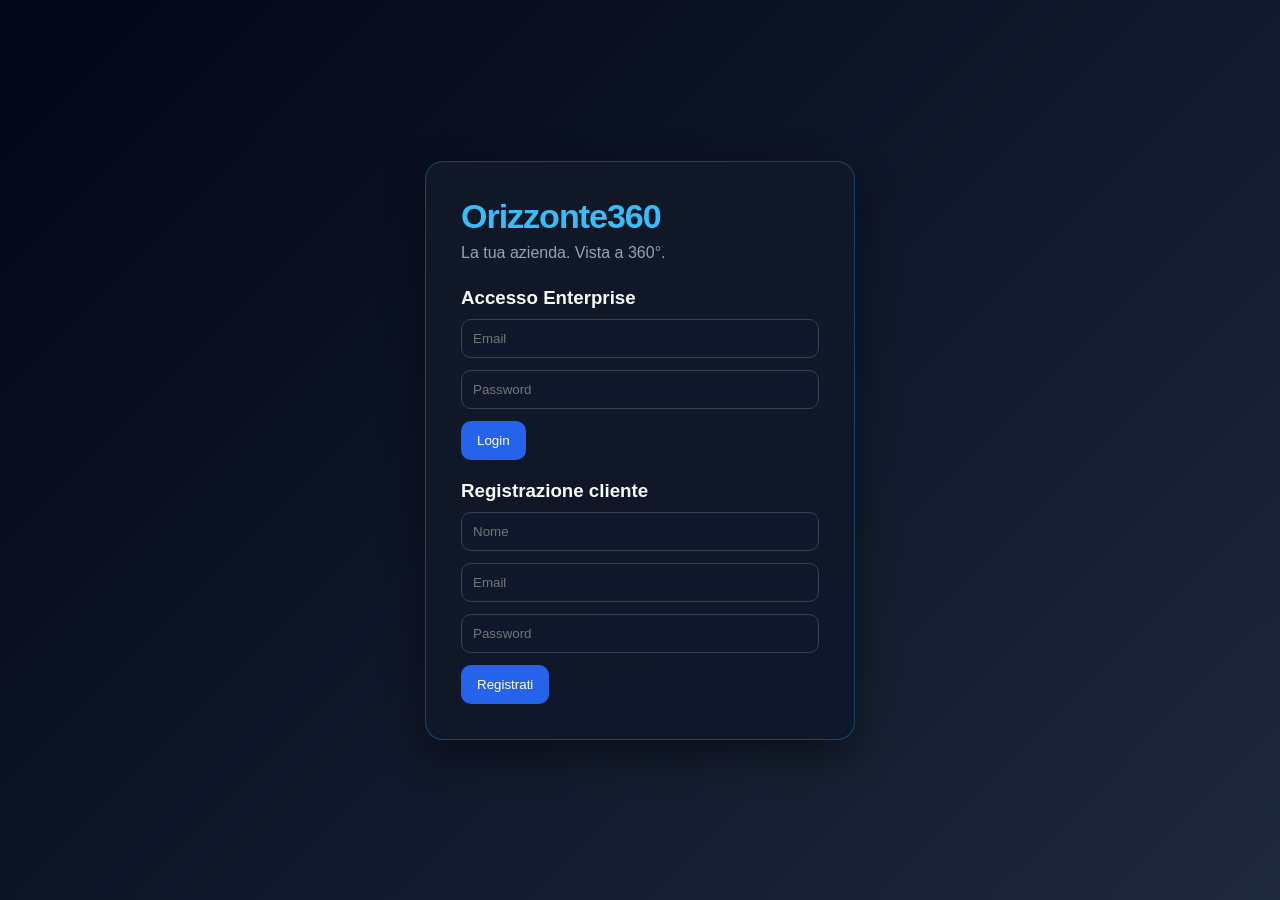
<file: frontend/index.html>
<!DOCTYPE html>
<html lang="it">
<head>
  <meta charset="UTF-8">
  <title>Orizzonte360 — Piattaforma Enterprise</title>
  <link rel="stylesheet" href="css/style.css">
</head>

<body>

<div id="loginPage" class="login-page">
  <div class="login-card">
    <h1 data-brand-name>Orizzonte360</h1>
    <p>La tua azienda. Vista a 360°.</p>

    <h3>Accesso Enterprise</h3>
    <input id="loginEmail" placeholder="Email">
    <input id="loginPassword" type="password" placeholder="Password">
    <button onclick="loginUser()">Login</button>

    <h3>Registrazione cliente</h3>
    <input id="registerName" placeholder="Nome">
    <input id="registerEmail" placeholder="Email">
    <input id="registerPassword" type="password" placeholder="Password">
    <button onclick="registerUser()">Registrati</button>

    <div id="authResult"></div>
  </div>
</div>

<div id="app" class="app hidden">

  <aside class="sidebar">
    <div class="logo">
      <img id="dynamicBrandLogo" hidden alt="Logo brand" style="max-width:180px;max-height:54px"><h2 data-brand-name>ORIZZONTE360</h2>
      <span>Piattaforma Enterprise</span>
    </div>

<button class="nav-btn active" onclick="showPage('dashboard', this)">🏠 Panoramica</button>
<button class="nav-btn" onclick="showPage('finance', this)">💰 Finanza</button>
<button class="nav-btn" onclick="showPage('customer', this)">👥 Clienti</button>
<button class="nav-btn" onclick="showPage('compliance', this)">📄 Compliance</button>
<button class="nav-btn" onclick="showPage('cyber', this)">🛡 Cyber Security</button>
<button class="nav-btn" onclick="showPage('assistant', this)">🤖 Assistente AI</button>
<button class="nav-btn" onclick="showPage('reports', this)">📊 Report</button>
<button class="nav-btn" onclick="showPage('billing', this)">💳 Abbonamenti</button>
<button class="nav-btn" onclick="showPage('release', this)">🚀 Aggiornamenti</button>
<button class="nav-btn" onclick="showPage('import', this)">📂 Importazione Dati</button>
<button class="nav-btn" onclick="showPage('settings', this)">⚙️ Impostazioni</button>
<button class="nav-btn" onclick="showPage('marketplace', this)">🧩 Marketplace</button>
<button class="nav-btn" onclick="renderWhiteLabel(); document.querySelectorAll('.nav-btn').forEach(x=>x.classList.remove('active')); this.classList.add('active')">🎨 White Label</button>

    <button class="logout-btn" onclick="logoutUser()">Esci</button>
  </aside>

  <main class="main">
    <header class="topbar">
      <div>
        <h1 id="pageTitle">Panoramica</h1>
        <p id="userInfo"></p>
      </div>

      <div class="top-actions">
      <div id="tenantSelectorBox"></div>
  <input id="globalCompanyId" placeholder="ID azienda" value="1">

  <button class="notification-btn" onclick="toggleNotifications()">
    🔔 <span id="notificationCount">0</span>
  </button>

  <div id="notificationPanel" class="notification-panel hidden">
    <h3>Centro Notifiche</h3>
    <div id="notificationBox"></div>
  </div>
</div>
    </header>

    <section id="pageContent"></section>
  </main>

</div>

<script src="js/api.js"></script>
<script src="js/ui.js"></script>
<script src="js/auth.js"></script>
<script src="js/dashboard.js"></script>
<script src="js/finance.js"></script>
<script src="js/customer.js"></script>
<script src="js/compliance.js"></script>
<script src="js/cyber.js"></script>
<script src="js/assistant.js"></script>
<script src="js/notifications.js"></script>
<script src="js/digital_twin.js"></script>
<script src="js/reports.js"></script>
<script src="js/billing.js"></script>
<script src="js/release.js"></script>
<script src="js/import.js"></script>
<script src="js/tenant.js"></script>
<script src="js/settings.js"></script>
<script src="js/white-label.js"></script>
<script src="js/marketplace.js"></script>

</body>
</html>
</file>
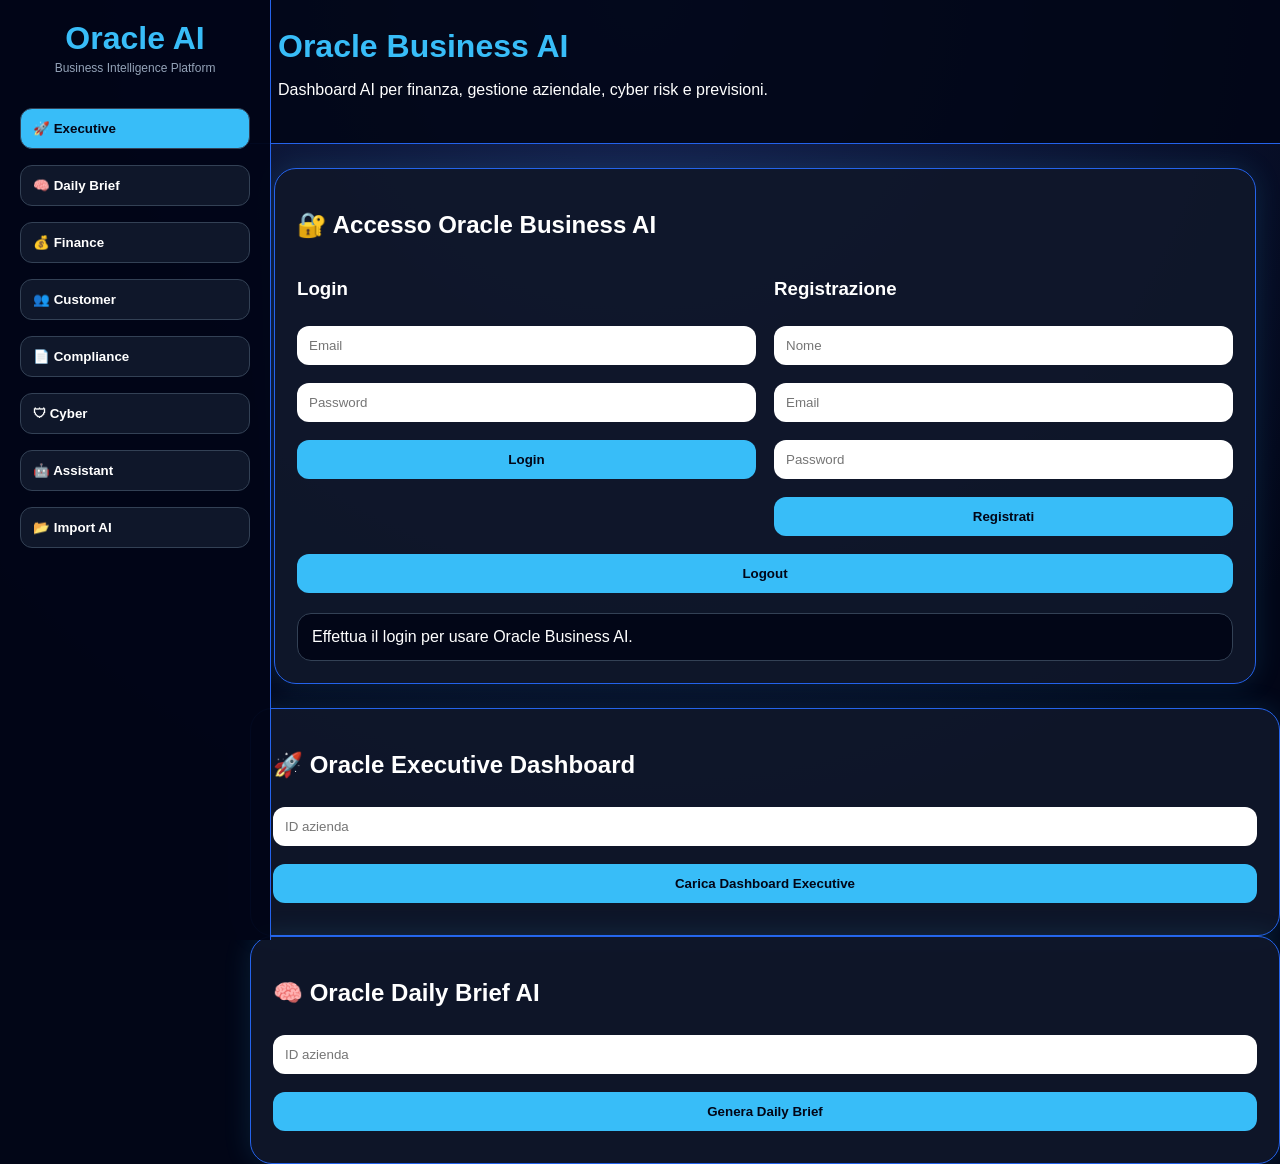
<file: frontend_old/index.html>
<!DOCTYPE html>
<html lang="it">
<head>
  <meta charset="UTF-8">
  <title>Oracle Business AI</title>
  <style>
    body {
      margin: 0;
      background: radial-gradient(circle at top, #172554, #020617 65%);
      color: white;
      font-family: Arial, sans-serif;
    }

    body {
      padding-left: 250px;
    }

    header {
      padding: 28px;
      background: rgba(2, 6, 23, 0.9);
      border-bottom: 1px solid #2563eb;
    }

    h1 {
      margin: 0;
      color: #38bdf8;
    }

    main {
      padding: 24px;
      display: grid;
      grid-template-columns: 1fr 1fr;
      gap: 18px;
    }

    .card {
      background: rgba(15, 23, 42, 0.94);
      border: 1px solid #2563eb;
      border-radius: 22px;
      padding: 22px;
      box-shadow: 0 0 28px rgba(56, 189, 248, 0.14);
    }

    .full {
      grid-column: 1 / 3;
    }

    input, select, textarea, button {
      width: 100%;
      padding: 12px;
      margin-top: 8px;
      margin-bottom: 10px;
      border-radius: 12px;
      border: none;
      box-sizing: border-box;
    }

    button {
      background: #38bdf8;
      color: #020617;
      font-weight: bold;
      cursor: pointer;
    }

    .result {
      background: #020617;
      border: 1px solid #334155;
      padding: 14px;
      border-radius: 14px;
      margin-top: 10px;
    }

    .FORTE, .BUONO, .OTTIMO, .ECCELLENTE {
      color: #22c55e;
      font-weight: bold;
    }

    .STABILE {
      color: #38bdf8;
      font-weight: bold;
    }

    .FRAGILE, .ATTENZIONE {
      color: #facc15;
      font-weight: bold;
    }

    .CRITICO {
      color: #ef4444;
      font-weight: bold;
    }

    .badge {
  display: inline-block;
  padding: 6px 12px;
  border-radius: 999px;
  font-weight: bold;
  font-size: 13px;
  margin: 4px 4px 4px 0;
}

.badge-green {
  background: rgba(34, 197, 94, 0.18);
  color: #22c55e;
  border: 1px solid #22c55e;
}

.badge-blue {
  background: rgba(56, 189, 248, 0.18);
  color: #38bdf8;
  border: 1px solid #38bdf8;
}

.badge-yellow {
  background: rgba(250, 204, 21, 0.18);
  color: #facc15;
  border: 1px solid #facc15;
}

.badge-red {
  background: rgba(239, 68, 68, 0.18);
  color: #ef4444;
  border: 1px solid #ef4444;
}

.progress-wrap {
  background: #020617;
  border: 1px solid #334155;
  border-radius: 999px;
  height: 16px;
  overflow: hidden;
  margin: 8px 0 14px 0;
}

.progress-bar {
  height: 100%;
  width: 0%;
  border-radius: 999px;
  background: linear-gradient(90deg, #38bdf8, #22c55e);
  animation: fillBar 1.2s ease-out forwards;
}

@keyframes fillBar {
  from { width: 0%; }
  to { width: var(--target-width); }
}

.timeline-item {
  border-left: 3px solid #38bdf8;
  padding-left: 14px;
  margin-bottom: 16px;
}

.small-muted {
  color: #94a3b8;
  font-size: 13px;
}

.chart-box {
  display: flex;
  align-items: flex-end;
  gap: 10px;
  height: 220px;
  background: #020617;
  border: 1px solid #334155;
  border-radius: 18px;
  padding: 16px;
  overflow-x: auto;
}

.chart-col {
  min-width: 48px;
  text-align: center;
}

.chart-bar {
  width: 100%;
  height: 0%;
  border-radius: 12px 12px 0 0;
  background: linear-gradient(180deg, #38bdf8, #22c55e);
  animation: growChart 1.2s ease-out forwards;
}

@keyframes growChart {
  from { height: 0%; }
  to { height: var(--bar-height); }
}

.chart-label {
  font-size: 11px;
  color: #94a3b8;
  margin-top: 8px;
}

.chart-value {
  font-size: 12px;
  margin-bottom: 6px;
}

.chart-grid {
  display: grid;
  grid-template-columns: 1fr 1fr;
  gap: 18px;
}

.chart-card {
  background: #020617;
  border: 1px solid #334155;
  border-radius: 18px;
  padding: 16px;
}

.chart-title {
  color: #38bdf8;
  margin-bottom: 12px;
}

.mini-bars {
  display: flex;
  align-items: flex-end;
  gap: 8px;
  height: 180px;
  overflow-x: auto;
}

.mini-bar-col {
  min-width: 42px;
  text-align: center;
}

.mini-bar {
  width: 100%;
  height: 0%;
  border-radius: 10px 10px 0 0;
  background: linear-gradient(180deg, #38bdf8, #22c55e);
  animation: growChart 1.2s ease-out forwards;
}

.line-chart {
  width: 100%;
  height: 220px;
}

.line-path {
  fill: none;
  stroke: #38bdf8;
  stroke-width: 4;
  stroke-linecap: round;
  stroke-linejoin: round;
  stroke-dasharray: 1000;
  stroke-dashoffset: 1000;
  animation: drawLine 1.6s ease-out forwards;
}

@keyframes drawLine {
  to { stroke-dashoffset: 0; }
}

.cyber-card{
  background:#020617;
  border:1px solid #334155;
  border-radius:18px;
  padding:18px;
  margin-top:16px;
}

.cyber-score{
  font-size:42px;
  font-weight:bold;
  color:#38bdf8;
}

.cyber-grid{
  display:grid;
  grid-template-columns:repeat(auto-fit,minmax(280px,1fr));
  gap:16px;
}

.cyber-metric{
  background:#0f172a;
  border-radius:12px;
  padding:14px;
}

.cyber-title{
  color:#94a3b8;
  font-size:13px;
}

.cyber-value{
  font-size:26px;
  font-weight:bold;
  margin-top:6px;
}

.user-badge {
  display: inline-block;
  padding: 8px 14px;
  border-radius: 999px;
  background: rgba(34, 197, 94, 0.16);
  border: 1px solid #22c55e;
  color: #22c55e;
  font-weight: bold;
  margin-top: 12px;
}

.hidden {
  display: none;
}

.app-layout {
  display: grid;
  grid-template-columns: 260px 1fr;
  gap: 0;
}

.sidebar {
  position: sticky;
  top: 0;
  height: 100vh;
  background: rgba(2, 6, 23, 0.96);
  border-right: 1px solid #2563eb;
  padding: 20px;
  overflow-y: auto;
}

.sidebar h2 {
  color: #38bdf8;
}

.tab-btn {
  width: 100%;
  text-align: left;
  margin-bottom: 8px;
  background: #0f172a;
  color: white;
  border: 1px solid #334155;
}

.tab-btn.active {
  background: #38bdf8;
  color: #020617;
}

.tab-section {
  display: none;
}

.tab-section.active {
  display: block;
}

.main-content {
  margin-left: 260px;
  padding: 20px;
}

.tab-pane {
  display: none;
}

.tab-pane.active {
  display: block;
}

.sidebar-logo {
  text-align: center;
  margin-bottom: 25px;
}

.sidebar-logo h1 {
  color: #38bdf8;
  margin: 0;
}

.sidebar-logo p {
  color: #94a3b8;
  margin-top: 4px;
  font-size: 12px;
}

  </style>
</head>

<body>

<header>
  <h1>Oracle Business AI</h1>
  <p>Dashboard AI per finanza, gestione aziendale, cyber risk e previsioni.</p>
</header>

<div class="sidebar" style="position:fixed; left:0; top:0; width:230px; z-index:999;">

  <div class="sidebar-logo">
    <h1>Oracle AI</h1>
    <p>Business Intelligence Platform</p>
  </div>

  <button class="tab-btn active"
          data-tab="tab-executive"
          onclick="showTab('tab-executive')">
    🚀 Executive
  </button>

  <button class="tab-btn"
          data-tab="tab-daily"
          onclick="showTab('tab-daily')">
    🧠 Daily Brief
  </button>

  <button class="tab-btn"
          data-tab="tab-finance"
          onclick="showTab('tab-finance')">
    💰 Finance
  </button>

  <button class="tab-btn"
          data-tab="tab-customer"
          onclick="showTab('tab-customer')">
    👥 Customer
  </button>

  <button class="tab-btn"
          data-tab="tab-compliance"
          onclick="showTab('tab-compliance')">
    📄 Compliance
  </button>

  <button class="tab-btn"
          data-tab="tab-cyber"
          onclick="showTab('tab-cyber')">
    🛡 Cyber
  </button>

  <button class="tab-btn"
          data-tab="tab-assistant"
          onclick="showTab('tab-assistant')">
    🤖 Assistant
  </button>

  <button class="tab-btn"
          data-tab="tab-import"
          onclick="showTab('tab-import')">
    📂 Import AI
  </button>

</div>

<section class="card full" style="margin:24px;">
  <h2>🔐 Accesso Oracle Business AI</h2>

  <div class="chart-grid">
    <div>
      <h3>Login</h3>
      <input id="loginEmail" placeholder="Email">
      <input id="loginPassword" type="password" placeholder="Password">
      <button onclick="loginUser()">Login</button>
    </div>

    <div>
      <h3>Registrazione</h3>
      <input id="registerName" placeholder="Nome">
      <input id="registerEmail" placeholder="Email">
      <input id="registerPassword" type="password" placeholder="Password">
      <button onclick="registerUser()">Registrati</button>
    </div>
  </div>

  <button onclick="logoutUser()">Logout</button>

  <div id="authResult"></div>
  <div id="currentUserBox"></div>
</section>

<section class="card full">
  <h2>🚀 Oracle Executive Dashboard</h2>

  <input id="executiveCompanyId" placeholder="ID azienda">

  <button onclick="loadExecutiveDashboard()">
    Carica Dashboard Executive
  </button>

  <div id="executiveResult"></div>
</section>

<section class="card full">
  <h2>🧠 Oracle Daily Brief AI</h2>

  <input id="dailyBriefCompanyId" placeholder="ID azienda">

  <button onclick="loadDailyBrief()">
    Genera Daily Brief
  </button>

  <div id="dailyBriefResult"></div>
</section>

<main id="appMain" class="hidden">

  <section class="card">
    <h2>1. Crea azienda</h2>
    <input id="companyName" placeholder="Nome azienda">
    <input id="sector" placeholder="Settore">
    <input id="country" placeholder="Paese">
    <input id="domain" placeholder="Dominio opzionale">
    <button onclick="createCompany()">Crea azienda</button>
    <div id="companyResult"></div>
  </section>

  <section class="card">
    <h2>2. Registra entrata</h2>
    <input id="companyIdRevenue" placeholder="ID azienda">
    <input id="amount" type="number" placeholder="Importo">
    <select id="paymentMethod">
      <option value="contanti">Contanti</option>
      <option value="pos">POS</option>
      <option value="bonifico">Bonifico</option>
      <option value="digitale">Digitale</option>
    </select>
    <input id="category" placeholder="Categoria">
    <textarea id="note" placeholder="Nota"></textarea>
    <button onclick="addRevenue()">Aggiungi entrata</button>
    <div id="revenueResult"></div>
  </section>

  <section class="card">
    <h2>3. Aziende</h2>
    <button onclick="loadCompanies()">Carica aziende</button>
    <div id="companies"></div>
  </section>

  <section class="card">
    <h2>4. Finance Oracle AI</h2>
    <input id="companyIdFinance" placeholder="ID azienda">
    <button onclick="loadFinanceSummary()">Riepilogo entrate</button>
    <button onclick="analyzeFinance()">Analisi AI Finance</button>
    <div id="financeResult"></div>
  </section>

  <section class="card full">
    <h2>5. Oracle Score Centrale</h2>
    <input id="companyIdOracle" placeholder="ID azienda">
    <button onclick="loadOracleScore()">Calcola Oracle Score</button>
    <div id="oracleResult"></div>
  </section>

  <section class="card full">
    <h2>6. Insights AI salvati</h2>
    <input id="companyIdInsights" placeholder="ID azienda">
    <button onclick="loadInsights()">Carica Insights</button>
    <div id="insights"></div>
  </section>

  <section class="card full">
    <h2>7. Business Health AI</h2>
    <input id="companyIdHealth" placeholder="ID azienda">
    <button onclick="analyzeBusinessHealth()">Analizza stato aziendale</button>
    <button onclick="loadBusinessHealth()">Carica report salvati</button>
    <div id="businessHealthResult"></div>
  </section>

  <section class="card full">
    <h2>8. Customer Oracle AI</h2>

    <h3>Crea cliente</h3>
    <input id="customerCompanyId" placeholder="ID azienda">
    <input id="customerName" placeholder="Nome cliente">
    <input id="customerEmail" placeholder="Email">
    <input id="customerPhone" placeholder="Telefono">
    <input id="customerType" placeholder="Tipo cliente: privato, business, premium">
    <textarea id="customerNotes" placeholder="Note cliente"></textarea>
    <button onclick="createCustomer()">Crea cliente</button>

    <h3>Lista clienti</h3>
    <input id="customersListCompanyId" placeholder="ID azienda">
    <button onclick="loadCustomers()">Carica clienti</button>

    <h3>Customer AI</h3>
    <input id="customerAiCompanyId" placeholder="ID azienda">
    <button onclick="analyzeCustomerAi()">Analizza clienti con AI</button>
    <button onclick="loadCustomerInsights()">Carica Customer Insights</button>

    <div id="customerResult"></div>
  </section>

<section class="card full">
  <h2>9. Compliance Oracle AI</h2>

  <h3>Aggiungi elemento Compliance</h3>
  <input id="complianceCompanyId" placeholder="ID azienda">
  <input id="complianceTitle" placeholder="Titolo">
  <input id="complianceType" placeholder="Tipo: GDPR, sicurezza, licenza, assicurazione">
  <select id="complianceStatus">
    <option value="completato">Completato</option>
    <option value="pendente">Pendente</option>
  </select>
  <input id="complianceDueDate" placeholder="Scadenza YYYY-MM-DD">
  <textarea id="complianceNotes" placeholder="Note"></textarea>
  <button onclick="createComplianceItem()">Aggiungi Compliance</button>

  <h3>Analisi Compliance</h3>
  <input id="complianceAiCompanyId" placeholder="ID azienda">
  <button onclick="analyzeComplianceAi()">Analizza Compliance</button>
  <button onclick="loadComplianceInsights()">Carica Compliance Insights</button>

  <div id="complianceResult"></div>
</section>

<section class="card full">
  <h2>10. Oracle Assistant AI</h2>

  <input id="assistantCompanyId" placeholder="ID azienda">
  <textarea id="assistantQuestion" placeholder="Fai una domanda: es. Come sta andando la mia azienda? Qual è il rischio principale? Quanto ho incassato?"></textarea>

  <button onclick="askOracleAssistant()">Chiedi a Oracle Assistant</button>

  <div id="assistantResult"></div>
</section>

<section class="card full">
  <h2>11. 🧠 Oracle Memory AI</h2>

  <input id="memoryCompanyId" placeholder="ID azienda">
  <button onclick="loadOracleMemory()">Carica memoria AI</button>

  <div id="memoryResult"></div>
</section>

<section class="card full">
  <h2>12. 📈 Oracle Timeline AI</h2>

  <input id="timelineCompanyId" placeholder="ID azienda">
  <button onclick="loadOracleTimeline()">Carica grafico storico</button>

  <div id="timelineResult"></div>
</section>

<section class="card full">
  <h2>13. 📊 Oracle Advanced Charts</h2>

  <input id="advancedChartsCompanyId" placeholder="ID azienda">
  <button onclick="loadAdvancedCharts()">Carica grafici avanzati</button>

  <div id="advancedChartsResult"></div>
</section>

<section class="card full">

<h2>14. 🛡 Cyber Oracle AI</h2>

<input
  id="cyberCompanyId"
  placeholder="ID azienda"
/>

<button onclick="runCyberAI()">
  Esegui Cyber Oracle AI
</button>

<div id="cyberResult"></div>

</section>

<section class="card full">
  <h2>15. 📈 Cyber Timeline AI</h2>

  <input id="cyberTimelineCompanyId" placeholder="ID azienda">

  <button onclick="loadCyberTimeline()">
    Carica Cyber Timeline
  </button>

  <div id="cyberTimelineResult"></div>
</section>

<section class="card full">
  <h2>16. 🧩 Cyber Data Manager</h2>

  <div class="cyber-grid">

    <div class="cyber-card">
      <h3>🌐 Aggiungi Asset Cyber</h3>
      <input id="assetCompanyId" placeholder="ID azienda">
      <input id="assetType" placeholder="Tipo: domain, subdomain, ip, cloud">
      <input id="assetValue" placeholder="Valore: azienda.it, api.azienda.it">
      <input id="assetProvider" placeholder="Provider: Cloudflare, AWS, Azure, unknown">
      <textarea id="assetTech" placeholder="Technology stack: WordPress, Nginx, Cloudflare"></textarea>
      <textarea id="assetNotes" placeholder="Note"></textarea>
      <button onclick="createCyberAsset()">Aggiungi Asset</button>
    </div>

    <div class="cyber-card">
      <h3>⚠️ Aggiungi Finding</h3>
      <input id="findingCompanyId" placeholder="ID azienda">
      <input id="findingAssetId" placeholder="ID asset">
      <input id="findingTitle" placeholder="Titolo finding">
      <input id="findingCategory" placeholder="Categoria: ssl, dns, headers, cve">
      <select id="findingSeverity">
        <option value="low">Low</option>
        <option value="medium">Medium</option>
        <option value="high">High</option>
        <option value="critical">Critical</option>
      </select>
      <textarea id="findingDescription" placeholder="Descrizione"></textarea>
      <textarea id="findingRecommendation" placeholder="Raccomandazione"></textarea>
      <button onclick="createCyberFinding()">Aggiungi Finding</button>
    </div>

    <div class="cyber-card">
      <h3>🚨 Aggiungi Threat</h3>
      <input id="threatCompanyId" placeholder="ID azienda">
      <input id="threatSource" placeholder="Fonte: NVD, CISA KEV, OSINT">
      <input id="threatType" placeholder="Tipo: cve, ransomware, phishing">
      <input id="threatTitle" placeholder="Titolo threat">
      <input id="threatCve" placeholder="CVE opzionale">
      <select id="threatSeverity">
        <option value="low">Low</option>
        <option value="medium">Medium</option>
        <option value="high">High</option>
        <option value="critical">Critical</option>
      </select>
      <input id="threatScore" type="number" placeholder="Score 0-100">
      <textarea id="threatDescription" placeholder="Descrizione"></textarea>
      <button onclick="createCyberThreat()">Aggiungi Threat</button>
    </div>

  </div>

  <hr>

  <h3>📋 Visualizza dati Cyber</h3>
  <input id="cyberDataCompanyId" placeholder="ID azienda">
  <button onclick="loadCyberData()">Carica Assets / Findings / Threats</button>

  <div id="cyberDataResult"></div>
</section>

<section class="card full">
  <h2>17. 📂 Oracle Import AI</h2>

  <input id="importCompanyId" placeholder="ID azienda">
  <input id="importFile" type="file" accept=".csv,.xlsx,.xls">

  <button onclick="uploadRevenueFile()">Importa Entrate CSV / Excel</button>
  <button onclick="loadImportHistory()">Carica storico import</button>

  <div id="importResult"></div>
</section>

</main>

<script>
const API = "http://127.0.0.1:8000";

function safe(value) {
  return value === null || value === undefined || value === "" ? "-" : value;
}

async function createCompany() {
  const params = new URLSearchParams({
    name: document.getElementById("companyName").value,
    sector: document.getElementById("sector").value,
    country: document.getElementById("country").value,
    domain: document.getElementById("domain").value
  });

  const res = await fetch(`${API}/api/companies?${params}`, { method: "POST" });
  const data = await res.json();

  document.getElementById("companyResult").innerHTML = `
    <div class="result">
      Azienda creata.<br>
      ID: <b>${data.id}</b><br>
      Nome: ${data.name}
    </div>
  `;
}

async function addRevenue() {
  const params = new URLSearchParams({
    company_id: document.getElementById("companyIdRevenue").value,
    amount: document.getElementById("amount").value,
    payment_method: document.getElementById("paymentMethod").value,
    category: document.getElementById("category").value,
    note: document.getElementById("note").value
  });

  const res = await fetch(`${API}/api/revenues?${params}`, { method: "POST" });
  const data = await res.json();

  document.getElementById("revenueResult").innerHTML = `
    <div class="result">
      Entrata registrata: <b>€${data.amount}</b><br>
      Metodo: ${data.payment_method}<br>
      Categoria: ${data.category}
    </div>
  `;
}

async function loadCompanies() {
  const res = await fetch(`${API}/api/companies`);
  const data = await res.json();

  document.getElementById("companies").innerHTML = data.map(c => `
    <div class="result">
      <b>ID ${c.id}</b> — ${c.name}<br>
      Settore: ${safe(c.sector)}<br>
      Paese: ${safe(c.country)}<br>
      Dominio: ${safe(c.domain)}
    </div>
  `).join("");
}

async function loadFinanceSummary() {
  const id = document.getElementById("companyIdFinance").value;
  const res = await fetch(`${API}/api/finance-summary/${id}`);
  const data = await res.json();

  document.getElementById("financeResult").innerHTML = `
    <div class="result">
      Totale: <b>€${data.total}</b><br>
      Contanti: €${data.cash}<br>
      POS: €${data.pos}<br>
      Bonifico: €${data.bank}<br>
      Digitale: €${data.digital}<br>
      Operazioni: ${data.count}
    </div>
  `;
}

async function analyzeFinance() {
  const id = document.getElementById("companyIdFinance").value;
  const res = await fetch(`${API}/api/ai/analyze-finance/${id}`, { method: "POST" });
  const data = await res.json();

  document.getElementById("financeResult").innerHTML = `
    <div class="result">
      <h3>${data.title}</h3>
      Score: <span class="${data.level}">${data.score}</span><br>
      Livello: <span class="${data.level}">${data.level}</span>
      <p>${data.message}</p>
    </div>
  `;
}

function badgeClass(level) {
  if (level === "ECCELLENTE" || level === "FORTE" || level === "OTTIMO" || level === "BUONO") return "badge-green";
  if (level === "STABILE") return "badge-blue";
  if (level === "FRAGILE" || level === "ATTENZIONE") return "badge-yellow";
  return "badge-red";
}

function progressBar(value) {
  const safeValue = Math.max(0, Math.min(100, Number(value || 0)));
  return `
    <div class="progress-wrap">
      <div class="progress-bar" style="--target-width:${safeValue}%"></div>
    </div>
  `;
}

async function loadOracleScore() {
  const id = document.getElementById("companyIdOracle").value;
  const token = localStorage.getItem("oracle_token");

  const res = await fetch(`${API}/api/oracle-score/${id}`, {
    headers: {
      Authorization: `Bearer ${token}`
    }
  });

  const data = await res.json();

  document.getElementById("oracleResult").innerHTML = `
    <div class="result">

      <h2>🏢 ${data.company_name}</h2>

      <span class="badge ${badgeClass(data.level)}">
        🏅 ${data.level}
      </span>

      <h1 style="color:#38bdf8;">
        Oracle Score ${data.oracle_score}/100
      </h1>

      ${progressBar(data.oracle_score)}

      <hr>

      <h3>Moduli Oracle</h3>

      <p>💰 Finance Oracle AI: <b>${data.finance_score}</b></p>
      ${progressBar(data.finance_score)}

      <p>📈 Business Health AI: <b>${data.business_health_score}</b></p>
      ${progressBar(data.business_health_score)}

      <p>🛡 Cyber Oracle AI: <b>${data.cyber_score}</b></p>
      ${progressBar(data.cyber_score)}

      <p>📄 Compliance Oracle AI: <b>${data.compliance_score}</b></p>
      ${progressBar(data.compliance_score)}

      <p>👥 Customer Oracle AI: <b>${data.customer_score}</b></p>
      ${progressBar(data.customer_score)}

      <hr>

      <h3>Dati Aziendali</h3>

      <span class="badge badge-blue">💶 Entrate €${data.total_revenue}</span>
      <span class="badge badge-blue">🧾 Operazioni ${data.total_operations}</span>
      <span class="badge badge-yellow">💵 Contanti €${data.cash}</span>
      <span class="badge badge-green">🏦 Tracciabili €${data.traced_payments}</span>

      <hr>

      <h3>✅ Punti Forti</h3>
      <ul>${data.strengths.map(x => `<li>${x}</li>`).join("") || "<li>Nessun punto forte ancora rilevato.</li>"}</ul>

      <h3>⚠️ Rischi</h3>
      <ul>${data.risks.map(x => `<li>${x}</li>`).join("") || "<li>Nessun rischio importante rilevato.</li>"}</ul>

      <h3>🤖 Suggerimenti AI</h3>
      <ul>${data.suggestions.map(x => `<li>${x}</li>`).join("") || "<li>Nessun suggerimento urgente.</li>"}</ul>

    </div>
  `;
}

async function loadInsights() {
  const id = document.getElementById("companyIdInsights").value;
  const res = await fetch(`${API}/api/insights/${id}`);
  const data = await res.json();

  document.getElementById("insights").innerHTML = data.map(i => `
    <div class="result">
      <b>${i.title}</b><br>
      Modulo: ${i.module}<br>
      Score: <span class="${i.level}">${i.score}</span><br>
      Livello: <span class="${i.level}">${i.level}</span>
      <p>${i.message}</p>
    </div>
  `).join("");
}

async function analyzeBusinessHealth() {
  const id = document.getElementById("companyIdHealth").value;
  const res = await fetch(`${API}/api/business-health/analyze/${id}`, { method: "POST" });
  const data = await res.json();

  document.getElementById("businessHealthResult").innerHTML = `
    <div class="result">
      <h3>Business Health AI</h3>
      Health Score: <span class="${data.level}">${data.health_score} / 100</span><br>
      Livello: <span class="${data.level}">${data.level}</span><br><br>

      Entrate totali: <b>€${data.revenue_total}</b><br>
      Operazioni: ${data.operations_count}<br><br>

      <b>Punto forte principale:</b>
      <p>${data.main_strength}</p>

      <b>Rischio principale:</b>
      <p>${data.main_risk}</p>

      <b>Raccomandazione AI:</b>
      <p>${data.recommendation}</p>
    </div>
  `;
}

async function loadBusinessHealth() {
  const id = document.getElementById("companyIdHealth").value;
  const res = await fetch(`${API}/api/business-health/${id}`);
  const data = await res.json();

  document.getElementById("businessHealthResult").innerHTML = data.map(r => `
    <div class="result">
      <h3>Report Business Health</h3>
      Health Score: <span class="${r.level}">${r.health_score} / 100</span><br>
      Livello: <span class="${r.level}">${r.level}</span><br>
      Entrate: €${r.revenue_total}<br>
      Operazioni: ${r.operations_count}<br>
      Creato il: ${r.created_at}<br><br>

      <b>Punto forte:</b>
      <p>${r.main_strength}</p>

      <b>Rischio:</b>
      <p>${r.main_risk}</p>

      <b>Raccomandazione:</b>
      <p>${r.recommendation}</p>
    </div>
  `).join("");
}
async function createCustomer() {
  const params = new URLSearchParams({
    company_id: document.getElementById("customerCompanyId").value,
    name: document.getElementById("customerName").value,
    email: document.getElementById("customerEmail").value,
    phone: document.getElementById("customerPhone").value,
    customer_type: document.getElementById("customerType").value,
    notes: document.getElementById("customerNotes").value
  });

  const res = await fetch(`${API}/api/customers?${params}`, { method: "POST" });
  const data = await res.json();

  document.getElementById("customerResult").innerHTML = `
    <div class="result">
      Cliente creato.<br>
      ID: <b>${data.id}</b><br>
      Nome: ${data.name}<br>
      Tipo: ${data.customer_type}
    </div>
  `;
}

async function loadCustomers() {
  const id = document.getElementById("customersListCompanyId").value;
  const res = await fetch(`${API}/api/customers/${id}`);
  const data = await res.json();

  document.getElementById("customerResult").innerHTML = data.map(c => `
    <div class="result">
      <b>ID ${c.id}</b> — ${c.name}<br>
      Email: ${safe(c.email)}<br>
      Telefono: ${safe(c.phone)}<br>
      Tipo: ${safe(c.customer_type)}<br>
      Note: ${safe(c.notes)}
    </div>
  `).join("");
}

async function analyzeCustomerAi() {
  const id = document.getElementById("customerAiCompanyId").value;
  const res = await fetch(`${API}/api/customer-ai/${id}`, { method: "POST" });
  const data = await res.json();

  document.getElementById("customerResult").innerHTML = `
    <div class="result">
      <h3>Customer Oracle AI</h3>
      Customer Score: <span class="${data.level}">${data.customer_score} / 100</span><br>
      Livello: <span class="${data.level}">${data.level}</span><br><br>

      Clienti registrati: ${data.customers_count}<br>
      Top cliente: <b>${safe(data.top_customer_name)}</b><br>
      Fatturato top cliente: €${data.top_customer_revenue}<br><br>

      <b>Analisi AI:</b>
      <p>${data.message}</p>

      <b>Raccomandazione:</b>
      <p>${data.recommendation}</p>
    </div>
  `;
}

async function loadCustomerInsights() {
  const id = document.getElementById("customerAiCompanyId").value;
  const res = await fetch(`${API}/api/customer-insights/${id}`);
  const data = await res.json();

  document.getElementById("customerResult").innerHTML = data.map(i => `
    <div class="result">
      <h3>Customer Insight</h3>
      Customer Score: <span class="${i.level}">${i.customer_score} / 100</span><br>
      Livello: <span class="${i.level}">${i.level}</span><br>
      Clienti: ${i.customers_count}<br>
      Top cliente: <b>${safe(i.top_customer_name)}</b><br>
      Fatturato top cliente: €${i.top_customer_revenue}<br>
      Creato il: ${i.created_at}<br><br>

      <b>Messaggio:</b>
      <p>${i.message}</p>

      <b>Raccomandazione:</b>
      <p>${i.recommendation}</p>
    </div>
  `).join("");
}

async function createComplianceItem() {
  const params = new URLSearchParams({
    company_id: document.getElementById("complianceCompanyId").value,
    title: document.getElementById("complianceTitle").value,
    item_type: document.getElementById("complianceType").value,
    status: document.getElementById("complianceStatus").value,
    due_date: document.getElementById("complianceDueDate").value,
    notes: document.getElementById("complianceNotes").value
  });

  const res = await fetch(`${API}/api/compliance-items?${params}`, { method: "POST" });
  const data = await res.json();

  document.getElementById("complianceResult").innerHTML = `
    <div class="result">
      Elemento Compliance creato.<br>
      ID: <b>${data.id}</b><br>
      Titolo: ${data.title}<br>
      Stato: ${data.status}<br>
      Scadenza: ${data.due_date}
    </div>
  `;
}

async function analyzeComplianceAi() {
  const id = document.getElementById("complianceAiCompanyId").value;
  const res = await fetch(`${API}/api/compliance-ai/${id}`, { method: "POST" });
  const data = await res.json();

  document.getElementById("complianceResult").innerHTML = `
    <div class="result">
      <h3>Compliance Oracle AI</h3>
      Compliance Score: <span class="${data.level}">${data.compliance_score} / 100</span><br>
      Livello: <span class="${data.level}">${data.level}</span><br><br>

      Elementi totali: ${data.total_items}<br>
      Completati: ${data.completed_items}<br>
      Pendenti: ${data.pending_items}<br>
      Scaduti: ${data.expired_items}<br><br>

      <b>Analisi AI:</b>
      <p>${data.message}</p>

      <b>Raccomandazione:</b>
      <p>${data.recommendation}</p>
    </div>
  `;
}

async function loadComplianceInsights() {
  const id = document.getElementById("complianceAiCompanyId").value;
  const res = await fetch(`${API}/api/compliance-insights/${id}`);
  const data = await res.json();

  document.getElementById("complianceResult").innerHTML = data.map(i => `
    <div class="result">
      <h3>Compliance Insight</h3>
      Compliance Score: <span class="${i.level}">${i.compliance_score} / 100</span><br>
      Livello: <span class="${i.level}">${i.level}</span><br>
      Elementi: ${i.total_items}<br>
      Completati: ${i.completed_items}<br>
      Pendenti: ${i.pending_items}<br>
      Scaduti: ${i.expired_items}<br>
      Creato il: ${i.created_at}<br><br>

      <b>Messaggio:</b>
      <p>${i.message}</p>

      <b>Raccomandazione:</b>
      <p>${i.recommendation}</p>
    </div>
  `).join("");
}

async function askOracleAssistant() {
  const id = document.getElementById("assistantCompanyId").value;
  const question = document.getElementById("assistantQuestion").value;

  const token = localStorage.getItem("oracle_token");

  const params = new URLSearchParams({
    question: question
  });

  const res = await fetch(`${API}/api/oracle-assistant/${id}?${params}`, {
    method: "POST",
    headers: {
      Authorization: `Bearer ${token}`
    }
  });

  const data = await res.json();

  if (data.error) {
    document.getElementById("assistantResult").innerHTML = `
      <div class="result">
        Errore: ${data.error}
      </div>
    `;
    return;
  }

  document.getElementById("assistantResult").innerHTML = `
    <div class="result">
      <h3>Oracle Assistant AI</h3>
      <b>Domanda:</b>
      <p>${data.question}</p>

      <b>Risposta:</b>
      <pre style="white-space: pre-wrap; font-family: Arial;">${data.answer}</pre>
    </div>
  `;
}

async function loadOracleMemory() {
  const id = document.getElementById("memoryCompanyId").value;
  const token = localStorage.getItem("oracle_token");

  const res = await fetch(`${API}/api/oracle-memory/${id}`, {
    headers: {
      Authorization: `Bearer ${token}`
    }
  });

  const data = await res.json();

  if (data.error) {
    document.getElementById("memoryResult").innerHTML = `
      <div class="result">Errore: ${data.error}</div>
    `;
    return;
  }

  if (!Array.isArray(data) || data.length === 0) {
    document.getElementById("memoryResult").innerHTML = `
      <div class="result">Nessuna memoria AI ancora salvata.</div>
    `;
    return;
  }

  document.getElementById("memoryResult").innerHTML = data.map(m => `
    <div class="result timeline-item">
      <span class="badge badge-blue">🧠 Memoria #${m.id}</span>
      <span class="badge ${m.oracle_score >= 65 ? "badge-green" : m.oracle_score >= 45 ? "badge-blue" : m.oracle_score >= 25 ? "badge-yellow" : "badge-red"}">
        Score ${m.oracle_score}
      </span>

      <p class="small-muted">🕒 ${m.created_at}</p>

      <b>Domanda:</b>
      <p>${m.question}</p>

      <b>Risposta salvata:</b>
      <pre style="white-space: pre-wrap; font-family: Arial;">${m.answer}</pre>
    </div>
  `).join("");
}

async function loadOracleTimeline() {
  const id = document.getElementById("timelineCompanyId").value;
  const token = localStorage.getItem("oracle_token");

  const res = await fetch(`${API}/api/oracle-timeline/${id}`, {
    headers: {
      Authorization: `Bearer ${token}`
    }
  });

  const data = await res.json();

  if (data.error) {
    document.getElementById("timelineResult").innerHTML = `
      <div class="result">Errore: ${data.error}</div>
    `;
    return;
  }

  if (!Array.isArray(data) || data.length === 0) {
    document.getElementById("timelineResult").innerHTML = `
      <div class="result">
        Nessuno storico disponibile. Calcola Oracle Score più volte per generare la timeline.
      </div>
    `;
    return;
  }

  document.getElementById("timelineResult").innerHTML = `
    <div class="result">
      <h3>📈 Oracle Score nel tempo</h3>

      <div class="chart-box">
        ${data.map((s, index) => `
          <div class="chart-col">
            <div class="chart-value">${s.oracle_score}</div>
            <div class="chart-bar" style="--bar-height:${Math.max(5, s.oracle_score)}%"></div>
            <div class="chart-label">#${index + 1}</div>
          </div>
        `).join("")}
      </div>

      <h3>Moduli ultimo snapshot</h3>

      ${(() => {
        const last = data[data.length - 1];

        return `
          <p>💰 Finance: <b>${last.finance_score}</b></p>
          ${progressBar(last.finance_score)}

          <p>📈 Business Health: <b>${last.business_health_score}</b></p>
          ${progressBar(last.business_health_score)}

          <p>👥 Customer: <b>${last.customer_score}</b></p>
          ${progressBar(last.customer_score)}

          <p>📄 Compliance: <b>${last.compliance_score}</b></p>
          ${progressBar(last.compliance_score)}

          <p>🛡 Cyber: <b>${last.cyber_score}</b></p>
          ${progressBar(last.cyber_score)}
        `;
      })()}
    </div>
  `;
}

function renderMiniBars(title, data, valueKey, labelKey = "label", suffix = "") {
  const max = Math.max(...data.map(x => Number(x[valueKey] || 0)), 1);

  return `
    <div class="chart-card">
      <div class="chart-title">${title}</div>
      <div class="mini-bars">
        ${data.map(x => {
          const value = Number(x[valueKey] || 0);
          const height = Math.max(5, (value / max) * 100);
          return `
            <div class="mini-bar-col">
              <div style="font-size:12px;">${value}${suffix}</div>
              <div class="mini-bar" style="--bar-height:${height}%"></div>
              <div class="chart-label">${x[labelKey]}</div>
            </div>
          `;
        }).join("")}
      </div>
    </div>
  `;
}

function renderLineChart(title, data, valueKey, labelKey = "label") {
  if (!data || data.length === 0) {
    return `<div class="chart-card"><div class="chart-title">${title}</div>Nessun dato.</div>`;
  }

  const width = 600;
  const height = 220;
  const padding = 26;

  const values = data.map(x => Number(x[valueKey] || 0));
  const max = Math.max(...values, 1);
  const min = Math.min(...values, 0);

  const points = data.map((x, i) => {
    const px = padding + (i * (width - padding * 2)) / Math.max(data.length - 1, 1);
    const py = height - padding - ((Number(x[valueKey] || 0) - min) / Math.max(max - min, 1)) * (height - padding * 2);
    return `${px},${py}`;
  }).join(" ");

  return `
    <div class="chart-card">
      <div class="chart-title">${title}</div>
      <svg class="line-chart" viewBox="0 0 ${width} ${height}">
        <polyline class="line-path" points="${points}" />
        ${data.map((x, i) => {
          const px = padding + (i * (width - padding * 2)) / Math.max(data.length - 1, 1);
          const py = height - padding - ((Number(x[valueKey] || 0) - min) / Math.max(max - min, 1)) * (height - padding * 2);
          return `<circle cx="${px}" cy="${py}" r="5" fill="#22c55e"></circle>`;
        }).join("")}
      </svg>
    </div>
  `;
}

function objectToChartData(obj) {
  return Object.entries(obj || {}).map(([label, value]) => ({
    label,
    value: Math.round(value * 100) / 100
  }));
}

async function loadAdvancedCharts() {
  const id = document.getElementById("advancedChartsCompanyId").value;
  const token = localStorage.getItem("oracle_token");

  const timelineRes = await fetch(`${API}/api/oracle-timeline/${id}`, {
    headers: { Authorization: `Bearer ${token}` }
  });

  const revenueRes = await fetch(`${API}/api/revenue-analytics/${id}`, {
    headers: { Authorization: `Bearer ${token}` }
  });

  const timeline = await timelineRes.json();
  const revenue = await revenueRes.json();

  if (timeline.error || revenue.error) {
    document.getElementById("advancedChartsResult").innerHTML = `
      <div class="result">
        Errore: ${timeline.error || revenue.error}
      </div>
    `;
    return;
  }

  const timelineData = Array.isArray(timeline)
    ? timeline.map((x, i) => ({
        label: `#${i + 1}`,
        oracle_score: x.oracle_score,
        finance_score: x.finance_score,
        customer_score: x.customer_score,
        compliance_score: x.compliance_score,
        business_health_score: x.business_health_score
      }))
    : [];

  const revenueTrend = revenue.trend || [];
  const paymentMix = objectToChartData(revenue.payment_mix);
  const categoryMix = objectToChartData(revenue.category_mix);

  document.getElementById("advancedChartsResult").innerHTML = `
    <div class="result">
      <h3>📊 Grafici AI avanzati</h3>

      <div class="chart-grid">
        ${renderLineChart("📈 Oracle Score nel tempo", timelineData, "oracle_score")}
        ${renderLineChart("💰 Finance Score nel tempo", timelineData, "finance_score")}
        ${renderLineChart("👥 Customer Score nel tempo", timelineData, "customer_score")}
        ${renderLineChart("📄 Compliance Score nel tempo", timelineData, "compliance_score")}
        ${renderMiniBars("💶 Revenue trend progressivo", revenueTrend, "total")}
        ${renderMiniBars("🏦 Mix pagamenti", paymentMix, "value")}
        ${renderMiniBars("🏷️ Entrate per categoria", categoryMix, "value")}
      </div>
    </div>
  `;
}

function cyberBadge(level){

  if(level==="ECCELLENTE"){
    return "badge-green";
  }

  if(level==="FORTE"){
    return "badge-green";
  }

  if(level==="STABILE"){
    return "badge-blue";
  }

  if(level==="FRAGILE"){
    return "badge-yellow";
  }

  return "badge-red";
}

async function runCyberAI(){

  const companyId =
    document.getElementById("cyberCompanyId").value;

  const token =
    localStorage.getItem("oracle_token");

  const res = await fetch(
    `${API}/api/cyber-ai/${companyId}`,
    {
      method:"POST",
      headers:{
        Authorization:`Bearer ${token}`
      }
    }
  );

  const data = await res.json();

  if(data.error){

    document.getElementById("cyberResult").innerHTML=`
      <div class="result">
        ${data.error}
      </div>
    `;

    return;
  }

  document.getElementById("cyberResult").innerHTML=`

  <div class="cyber-card">

    <span class="badge ${cyberBadge(data.level)}">
      🛡 ${data.level}
    </span>

    <div class="cyber-score">
      ${data.cyber_score}
    </div>

    ${progressBar(data.cyber_score)}

    <div class="cyber-grid">

      <div class="cyber-metric">
        <div class="cyber-title">
          Exposure Score
        </div>

        <div class="cyber-value">
          ${data.exposure_score}
        </div>

        ${progressBar(data.exposure_score)}
      </div>

      <div class="cyber-metric">
        <div class="cyber-title">
          Vulnerability Score
        </div>

        <div class="cyber-value">
          ${data.vulnerability_score}
        </div>

        ${progressBar(data.vulnerability_score)}
      </div>

      <div class="cyber-metric">
        <div class="cyber-title">
          Threat Score
        </div>

        <div class="cyber-value">
          ${data.threat_score}
        </div>

        ${progressBar(data.threat_score)}
      </div>

      <div class="cyber-metric">
        <div class="cyber-title">
          Prediction Score
        </div>

        <div class="cyber-value">
          ${data.prediction_score}
        </div>

        ${progressBar(data.prediction_score)}
      </div>

    </div>

    <hr>

    <h3>
      🎯 Probabilità Attacco
    </h3>

    <span class="badge badge-yellow">
      30 giorni:
      ${data.attack_probability_30d}%
    </span>

    <span class="badge badge-red">
      90 giorni:
      ${data.attack_probability_90d}%
    </span>

    <hr>

    <h3>
      ⚠️ Rischio Principale
    </h3>

    <p>
      ${data.main_risk}
    </p>

    <hr>

    <h3>
      ✅ Punti Forti
    </h3>

    <ul>
      ${
        data.strengths.map(
          x => `<li>${x}</li>`
        ).join("")
      }
    </ul>

    <h3>
      🚨 Rischi
    </h3>

    <ul>
      ${
        data.risks.map(
          x => `<li>${x}</li>`
        ).join("")
      }
    </ul>

    <h3>
      🤖 Raccomandazione AI
    </h3>

    <p>
      ${data.recommendation}
    </p>

  </div>
  `;
}

async function loadCyberTimeline() {
  const companyId = document.getElementById("cyberTimelineCompanyId").value;
  const token = localStorage.getItem("oracle_token");

  const res = await fetch(`${API}/api/cyber-timeline/${companyId}`, {
    headers: {
      Authorization: `Bearer ${token}`
    }
  });

  const data = await res.json();

  if (data.error) {
    document.getElementById("cyberTimelineResult").innerHTML = `
      <div class="result">
        ${data.error}
      </div>
    `;
    return;
  }

  if (!Array.isArray(data) || data.length === 0) {
    document.getElementById("cyberTimelineResult").innerHTML = `
      <div class="result">
        Nessuno storico Cyber disponibile. Esegui Cyber Oracle AI più volte.
      </div>
    `;
    return;
  }

  const timelineData = data.map((x, i) => ({
    label: `#${i + 1}`,
    cyber_score: x.cyber_score,
    exposure_score: x.exposure_score,
    vulnerability_score: x.vulnerability_score,
    threat_score: x.threat_score,
    prediction_score: x.prediction_score
  }));

  document.getElementById("cyberTimelineResult").innerHTML = `
    <div class="result">
      <h3>📈 Cyber Score Timeline</h3>

      <div class="chart-grid">
        ${renderLineChart("🛡 Cyber Score nel tempo", timelineData, "cyber_score")}
        ${renderLineChart("🌐 Exposure Score nel tempo", timelineData, "exposure_score")}
        ${renderLineChart("⚠️ Vulnerability Score nel tempo", timelineData, "vulnerability_score")}
        ${renderLineChart("🚨 Threat Score nel tempo", timelineData, "threat_score")}
        ${renderLineChart("🎯 Prediction Score nel tempo", timelineData, "prediction_score")}
      </div>

      <hr>

      <h3>Ultimo snapshot Cyber</h3>

      ${(() => {
        const last = timelineData[timelineData.length - 1];

        return `
          <p>🛡 Cyber Score: <b>${last.cyber_score}</b></p>
          ${progressBar(last.cyber_score)}

          <p>🌐 Exposure: <b>${last.exposure_score}</b></p>
          ${progressBar(last.exposure_score)}

          <p>⚠️ Vulnerability: <b>${last.vulnerability_score}</b></p>
          ${progressBar(last.vulnerability_score)}

          <p>🚨 Threat: <b>${last.threat_score}</b></p>
          ${progressBar(last.threat_score)}

          <p>🎯 Prediction: <b>${last.prediction_score}</b></p>
          ${progressBar(last.prediction_score)}
        `;
      })()}
    </div>
  `;
}

async function createCyberAsset() {
  const token = localStorage.getItem("oracle_token");

  const params = new URLSearchParams({
    company_id: document.getElementById("assetCompanyId").value,
    asset_type: document.getElementById("assetType").value,
    value: document.getElementById("assetValue").value,
    provider: document.getElementById("assetProvider").value,
    technology_stack: document.getElementById("assetTech").value,
    notes: document.getElementById("assetNotes").value
  });

  const res = await fetch(`${API}/api/cyber-assets?${params}`, {
    method: "POST",
    headers: { Authorization: `Bearer ${token}` }
  });

  const data = await res.json();

  document.getElementById("cyberDataResult").innerHTML = `
    <div class="result">
      Asset creato.<br>
      ID: <b>${data.id}</b><br>
      Tipo: ${data.asset_type}<br>
      Valore: ${data.value}<br>
      Provider: ${data.provider}
    </div>
  `;
}

async function createCyberFinding() {
  const token = localStorage.getItem("oracle_token");

  const params = new URLSearchParams({
    company_id: document.getElementById("findingCompanyId").value,
    asset_id: document.getElementById("findingAssetId").value,
    title: document.getElementById("findingTitle").value,
    category: document.getElementById("findingCategory").value,
    severity: document.getElementById("findingSeverity").value,
    description: document.getElementById("findingDescription").value,
    recommendation: document.getElementById("findingRecommendation").value,
    scan_id: 0
  });

  const res = await fetch(`${API}/api/cyber-findings?${params}`, {
    method: "POST",
    headers: { Authorization: `Bearer ${token}` }
  });

  const data = await res.json();

  document.getElementById("cyberDataResult").innerHTML = `
    <div class="result">
      Finding creato.<br>
      ID: <b>${data.id}</b><br>
      Titolo: ${data.title}<br>
      Severità: <span class="badge ${cyberBadge(data.severity.toUpperCase())}">${data.severity}</span>
    </div>
  `;
}

async function createCyberThreat() {
  const token = localStorage.getItem("oracle_token");

  const params = new URLSearchParams({
    company_id: document.getElementById("threatCompanyId").value,
    source: document.getElementById("threatSource").value,
    threat_type: document.getElementById("threatType").value,
    title: document.getElementById("threatTitle").value,
    description: document.getElementById("threatDescription").value,
    severity: document.getElementById("threatSeverity").value,
    score: document.getElementById("threatScore").value,
    cve_id: document.getElementById("threatCve").value
  });

  const res = await fetch(`${API}/api/cyber-threats?${params}`, {
    method: "POST",
    headers: { Authorization: `Bearer ${token}` }
  });

  const data = await res.json();

  document.getElementById("cyberDataResult").innerHTML = `
    <div class="result">
      Threat creato.<br>
      ID: <b>${data.id}</b><br>
      Titolo: ${data.title}<br>
      Fonte: ${data.source}<br>
      Severità: <span class="badge ${cyberBadge(data.severity.toUpperCase())}">${data.severity}</span>
    </div>
  `;
}

async function loadCyberData() {
  const companyId = document.getElementById("cyberDataCompanyId").value;
  const token = localStorage.getItem("oracle_token");

  const assetsRes = await fetch(`${API}/api/cyber-assets/${companyId}`, {
    headers: { Authorization: `Bearer ${token}` }
  });

  const findingsRes = await fetch(`${API}/api/cyber-findings/${companyId}`, {
    headers: { Authorization: `Bearer ${token}` }
  });

  const threatsRes = await fetch(`${API}/api/cyber-threats/${companyId}`, {
    headers: { Authorization: `Bearer ${token}` }
  });

  const assets = await assetsRes.json();
  const findings = await findingsRes.json();
  const threats = await threatsRes.json();

  document.getElementById("cyberDataResult").innerHTML = `
    <div class="result">
      <h3>🌐 Assets</h3>
      ${
        Array.isArray(assets) && assets.length > 0
          ? assets.map(a => `
            <div class="cyber-card">
              <span class="badge badge-blue">ID ${a.id}</span>
              <b>${a.value}</b><br>
              Tipo: ${a.asset_type}<br>
              Provider: ${a.provider}<br>
              Stack: ${safe(a.technology_stack)}<br>
              Note: ${safe(a.notes)}
            </div>
          `).join("")
          : "Nessun asset cyber."
      }

      <h3>⚠️ Findings</h3>
      ${
        Array.isArray(findings) && findings.length > 0
          ? findings.map(f => `
            <div class="cyber-card">
              <span class="badge ${cyberBadge((f.severity || "").toUpperCase())}">
                ${f.severity}
              </span>
              <b>${f.title}</b><br>
              Categoria: ${f.category}<br>
              Descrizione: ${f.description}<br>
              Raccomandazione: ${f.recommendation}
            </div>
          `).join("")
          : "Nessun finding cyber."
      }

      <h3>🚨 Threats</h3>
      ${
        Array.isArray(threats) && threats.length > 0
          ? threats.map(t => `
            <div class="cyber-card">
              <span class="badge ${cyberBadge((t.severity || "").toUpperCase())}">
                ${t.severity}
              </span>
              <b>${t.title}</b><br>
              Fonte: ${t.source}<br>
              Tipo: ${t.threat_type}<br>
              CVE: ${safe(t.cve_id)}<br>
              Score: ${t.score}<br>
              Descrizione: ${t.description}
            </div>
          `).join("")
          : "Nessuna threat cyber."
      }
    </div>
  `;
}

async function uploadRevenueFile() {
  const companyId = document.getElementById("importCompanyId").value;
  const fileInput = document.getElementById("importFile");
  const token = localStorage.getItem("oracle_token");

  if (!companyId) {
    document.getElementById("importResult").innerHTML = `
      <div class="result">Inserisci ID azienda.</div>
    `;
    return;
  }

  if (!fileInput.files || fileInput.files.length === 0) {
    document.getElementById("importResult").innerHTML = `
      <div class="result">Seleziona un file CSV o Excel.</div>
    `;
    return;
  }

  const formData = new FormData();
  formData.append("file", fileInput.files[0]);

  const res = await fetch(`${API}/api/import/revenues/${companyId}`, {
    method: "POST",
    headers: {
      Authorization: `Bearer ${token}`
    },
    body: formData
  });

  const data = await res.json();

  if (data.error) {
    document.getElementById("importResult").innerHTML = `
      <div class="result">Errore: ${data.error}</div>
    `;
    return;
  }

  document.getElementById("importResult").innerHTML = `
    <div class="result">
      <h3>Import completato</h3>
      Righe processate: <b>${data.rows_processed}</b><br>
      Righe create: <b>${data.rows_created}</b><br>
      Errori: ${data.errors && data.errors.length > 0 ? data.errors.join("<br>") : "Nessuno"}
    </div>
  `;
}

async function loadImportHistory() {
  const companyId = document.getElementById("importCompanyId").value;
  const token = localStorage.getItem("oracle_token");

  const res = await fetch(`${API}/api/import/history/${companyId}`, {
    headers: {
      Authorization: `Bearer ${token}`
    }
  });

  const data = await res.json();

  if (data.error) {
    document.getElementById("importResult").innerHTML = `
      <div class="result">Errore: ${data.error}</div>
    `;
    return;
  }

  document.getElementById("importResult").innerHTML = `
    <div class="result">
      <h3>Storico import</h3>
      ${
        Array.isArray(data) && data.length > 0
          ? data.map(job => `
            <div class="cyber-card">
              <span class="badge badge-blue">Import #${job.id}</span>
              <b>${job.file_name}</b><br>
              Tipo: ${job.import_type}<br>
              Stato: ${job.status}<br>
              Righe processate: ${job.rows_processed}<br>
              Righe create: ${job.rows_created}<br>
              Data: ${job.created_at}<br>
              Errori: ${safe(job.errors)}
            </div>
          `).join("")
          : "Nessun import ancora presente."
      }
    </div>
  `;
}

async function registerUser() {
  const params = new URLSearchParams({
    name: document.getElementById("registerName").value,
    email: document.getElementById("registerEmail").value,
    password: document.getElementById("registerPassword").value
  });

  const res = await fetch(`${API}/api/auth/register?${params}`, {
    method: "POST"
  });

  const data = await res.json();

  if (data.error) {
    document.getElementById("authResult").innerHTML = `
      <div class="result">Errore: ${data.error}</div>
    `;
    return;
  }

  localStorage.setItem("oracle_token", data.token);
  localStorage.setItem("oracle_user", JSON.stringify(data.user));
  refreshAuthUi();

  document.getElementById("authResult").innerHTML = `
    <div class="result">
      Registrazione completata.<br>
      Utente: <b>${data.user.name}</b><br>
      Email: ${data.user.email}
    </div>
  `;
}

async function loginUser() {
  const params = new URLSearchParams({
    email: document.getElementById("loginEmail").value,
    password: document.getElementById("loginPassword").value
  });

  const res = await fetch(`${API}/api/auth/login?${params}`, {
    method: "POST"
  });

  const data = await res.json();

  if (data.error) {
    document.getElementById("authResult").innerHTML = `
      <div class="result">Errore: ${data.error}</div>
    `;
    return;
  }

  localStorage.setItem("oracle_token", data.token);
  localStorage.setItem("oracle_user", JSON.stringify(data.user));
  refreshAuthUi();

  document.getElementById("authResult").innerHTML = `
    <div class="result">
      Login completato.<br>
      Utente: <b>${data.user.name}</b><br>
      Email: ${data.user.email}
    </div>
  `;
}

function logoutUser() {
  localStorage.removeItem("oracle_token");
  localStorage.removeItem("oracle_user");
  refreshAuthUi();

  document.getElementById("authResult").innerHTML = `
    <div class="result">Logout completato.</div>
  `;
}

function refreshAuthUi() {
  const token = localStorage.getItem("oracle_token");
  const userRaw = localStorage.getItem("oracle_user");

  const appMain = document.getElementById("appMain");
  const currentUserBox = document.getElementById("currentUserBox");

  if (token && userRaw) {
    const user = JSON.parse(userRaw);

    appMain.classList.remove("hidden");

    currentUserBox.innerHTML = `
      <div class="user-badge">
        ✅ Connesso come ${user.name} — ${user.email}
      </div>
    `;
  } else {
    appMain.classList.add("hidden");

    currentUserBox.innerHTML = `
      <div class="result">
        Effettua il login per usare Oracle Business AI.
      </div>
    `;
  }
}

refreshAuthUi();

async function loadExecutiveDashboard() {

  const companyId =
    document.getElementById("executiveCompanyId").value;

  const token =
    localStorage.getItem("oracle_token");

  const res = await fetch(
    `${API}/api/executive-dashboard/${companyId}`,
    {
      headers:{
        Authorization:`Bearer ${token}`
      }
    }
  );

  const data = await res.json();

  if(data.error){
    document.getElementById("executiveResult").innerHTML=`
      <div class="result">
        ${data.error}
      </div>
    `;
    return;
  }

  document.getElementById("executiveResult").innerHTML=`

  <div class="cyber-card">

    <h2>🏢 ${data.company_name}</h2>

    <span class="badge ${badgeClass(data.oracle_level)}">
      ${data.oracle_level}
    </span>

    <h1 style="color:#38bdf8;">
      Oracle Score ${data.oracle_score}
    </h1>

    ${progressBar(data.oracle_score)}

    <div class="cyber-grid">

      <div class="cyber-metric">
        <div class="cyber-title">💰 Entrate Totali</div>
        <div class="cyber-value">€${data.total_revenue}</div>
      </div>

      <div class="cyber-metric">
        <div class="cyber-title">📊 Operazioni</div>
        <div class="cyber-value">${data.operations}</div>
      </div>

      <div class="cyber-metric">
        <div class="cyber-title">👥 Clienti</div>
        <div class="cyber-value">${data.customers}</div>
      </div>

      <div class="cyber-metric">
        <div class="cyber-title">⭐ Top Cliente</div>
        <div class="cyber-value">${data.top_customer}</div>
      </div>

      <div class="cyber-metric">
        <div class="cyber-title">📄 Compliance</div>
        <div class="cyber-value">${data.compliance_items}</div>
      </div>

      <div class="cyber-metric">
        <div class="cyber-title">🛡 Cyber Score</div>
        <div class="cyber-value">${data.cyber_score}</div>
      </div>

    </div>

    <hr>

    <h3>🎯 Probabilità Attacco</h3>

    <span class="badge badge-yellow">
      30 giorni: ${data.attack_probability_30d}%
    </span>

    <span class="badge badge-red">
      90 giorni: ${data.attack_probability_90d}%
    </span>

    <hr>

    <h3>⚠️ Rischi principali</h3>

    <ul>
      ${(data.risks || []).map(x => `<li>${x}</li>`).join("")}
    </ul>

    <h3>🤖 Azioni consigliate</h3>

    <ul>
      ${(data.suggestions || []).map(x => `<li>${x}</li>`).join("")}
    </ul>

  </div>
  `;
}

async function loadDailyBrief() {
  const companyId = document.getElementById("dailyBriefCompanyId").value;
  const token = localStorage.getItem("oracle_token");

  const res = await fetch(`${API}/api/daily-brief/${companyId}`, {
    headers: {
      Authorization: `Bearer ${token}`
    }
  });

  const data = await res.json();

  if (data.error) {
    document.getElementById("dailyBriefResult").innerHTML = `
      <div class="result">${data.error}</div>
    `;
    return;
  }

  document.getElementById("dailyBriefResult").innerHTML = `
    <div class="cyber-card">
      <span class="badge ${badgeClass(data.level)}">
        🧠 ${data.level}
      </span>

      <h2>Oracle Daily Brief — ${data.company_name}</h2>

      <h1 style="color:#38bdf8;">
        Oracle Score ${data.oracle_score}/100
      </h1>

      ${progressBar(data.oracle_score)}

      <h3>📌 Sintesi</h3>
      <ul>
        ${data.brief.map(x => `<li>${x}</li>`).join("")}
      </ul>

      <h3>🎯 Priorità di oggi</h3>
      <ul>
        ${data.priorities.map(x => `<li>${x}</li>`).join("")}
      </ul>
    </div>
  `;
}

function showTab(tabId){

  document
    .querySelectorAll(".tab-pane")
    .forEach(x => x.classList.remove("active"));

  document
    .querySelectorAll(".tab-btn")
    .forEach(x => x.classList.remove("active"));

  const tab =
    document.getElementById(tabId);

  if(tab){
    tab.classList.add("active");
  }

  const btn =
    document.querySelector(
      `[data-tab="${tabId}"]`
    );

  if(btn){
    btn.classList.add("active");
  }
}

</script>

</body>
</html>
</file>
<file: frontend/css/style.css>
*{
    margin:0;
    padding:0;
    box-sizing:border-box;
    font-family:Segoe UI,Tahoma,Geneva,Verdana,sans-serif;
}

body{
    background:#0b1220;
    color:#f8fafc;
}

.hidden{
    display:none;
}

/* LOGIN */

.login-page{
    display:flex;
    justify-content:center;
    align-items:center;
    height:100vh;
    background:linear-gradient(135deg,#020617,#0f172a,#1e293b);
}

.login-card{
    width:430px;
    background:#111827;
    border-radius:18px;
    padding:35px;
    box-shadow:0 15px 40px rgba(0,0,0,.45);
}

.login-card h1{
    color:#38bdf8;
    margin-bottom:8px;
}

.login-card p{
    color:#94a3b8;
    margin-bottom:25px;
}

.login-card h3{
    margin-top:20px;
    margin-bottom:10px;
}

.login-card input{
    width:100%;
    margin-bottom:12px;
}

/* LAYOUT */

.app{
    display:flex;
    height:100vh;
}

.sidebar{

    width:250px;

    background:#020617;

    border-right:1px solid #1e3a8a;

    display:flex;

    flex-direction:column;

    padding:20px;
}

.logo{

    text-align:center;

    margin-bottom:35px;
}

.logo h2{

    color:#38bdf8;
}

.logo span{

    color:#94a3b8;

    font-size:13px;
}

.nav-btn{

    width:100%;

    margin-bottom:10px;
}

.logout-btn{

    margin-top:auto;

    background:#dc2626;
}

.main{

    flex:1;

    display:flex;

    flex-direction:column;
}

.topbar{

    background:#111827;

    padding:20px;

    display:flex;

    justify-content:space-between;

    align-items:center;

    border-bottom:1px solid #1e293b;
}

.topbar h1{

    color:#38bdf8;
}

.topbar p{

    color:#94a3b8;
}

.topbar input{

    width:120px;
}

#pageContent{

    flex:1;

    overflow:auto;

    padding:30px;
}

/* CARD */

.card{

    background:#111827;

    border-radius:18px;

    padding:22px;

    margin-bottom:20px;

    border:1px solid #1e293b;

    box-shadow:0 5px 18px rgba(0,0,0,.25);
}

/* KPI */

.kpi-grid{

    display:grid;

    grid-template-columns:repeat(auto-fit,minmax(220px,1fr));

    gap:18px;

    margin-top:20px;
}

.kpi{

    background:#0f172a;

    border-radius:16px;

    padding:20px;

    border:1px solid #1e293b;

    transition:.25s;
}

.kpi:hover{

    transform:translateY(-4px);

    border-color:#38bdf8;
}

.kpi-title{

    color:#94a3b8;

    font-size:14px;
}

.kpi-value{

    font-size:34px;

    font-weight:bold;

    color:#38bdf8;

    margin-top:10px;
}

/* BOTTONI */

button{

    background:#2563eb;

    color:white;

    border:none;

    padding:12px 16px;

    border-radius:10px;

    cursor:pointer;

    transition:.25s;
}

button:hover{

    background:#1d4ed8;
}

/* INPUT */

input,textarea,select{

    width:100%;

    background:#0f172a;

    color:white;

    border:1px solid #334155;

    border-radius:10px;

    padding:11px;

    margin-bottom:12px;
}

/* BADGE */

.badge{

    display:inline-block;

    padding:6px 12px;

    border-radius:999px;

    font-size:12px;

    font-weight:bold;

    margin-right:8px;
}

.badge-green{

    background:#14532d;

    color:#86efac;
}

.badge-yellow{

    background:#78350f;

    color:#fde68a;
}

.badge-red{

    background:#7f1d1d;

    color:#fecaca;
}

.badge-blue{

    background:#1e3a8a;

    color:#93c5fd;
}

.progress-wrap{
    background:#020617;
    border:1px solid #334155;
    border-radius:999px;
    height:14px;
    overflow:hidden;
    margin-top:10px;
}

.progress-bar{
    height:100%;
    background:linear-gradient(90deg,#38bdf8,#22c55e);
    border-radius:999px;
    transition:width 1s ease;
}

.result{
    background:#0f172a;
    border:1px solid #334155;
    border-radius:14px;
    padding:16px;
    margin-top:16px;
}

.grid-2{
    display:grid;
    grid-template-columns:1fr 1fr;
    gap:18px;
}

@media(max-width:900px){
    .app{
        flex-direction:column;
    }

    .sidebar{
        width:100%;
        height:auto;
    }

    .grid-2{
        grid-template-columns:1fr;
    }
}

.hidden {
    display: none !important;
}

.dashboard-hero{
    background:linear-gradient(135deg,#0f172a,#1e3a8a,#020617);
    border:1px solid #2563eb;
    border-radius:24px;
    padding:28px;
    margin-bottom:22px;
    display:flex;
    justify-content:space-between;
    align-items:center;
    box-shadow:0 20px 45px rgba(0,0,0,.35);
}

.dashboard-hero h1{
    color:#38bdf8;
    font-size:34px;
}

.dashboard-hero p{
    color:#cbd5e1;
    margin-top:8px;
    max-width:760px;
}

.enterprise-kpis{
    margin-bottom:22px;
}

.enterprise-kpi{
    min-height:185px;
    position:relative;
    overflow:hidden;
}

.enterprise-kpi::after{
    content:"";
    position:absolute;
    width:130px;
    height:130px;
    border-radius:50%;
    background:rgba(56,189,248,.08);
    right:-35px;
    top:-35px;
}

.action-item,
.risk-item{
    display:flex;
    gap:12px;
    align-items:flex-start;
    background:#0f172a;
    border:1px solid #334155;
    border-radius:14px;
    padding:14px;
    margin-bottom:12px;
}

.action-item span,
.risk-item span{
    font-size:22px;
}

.action-item p,
.risk-item p{
    color:#e2e8f0;
}

.top-actions{
    display:flex;
    align-items:center;
    gap:14px;
    position:relative;
}

.notification-btn{
    background:#0f172a;
    border:1px solid #334155;
    position:relative;
}

.notification-btn span{
    background:#ef4444;
    color:white;
    border-radius:999px;
    padding:2px 7px;
    font-size:12px;
    margin-left:4px;
}

.notification-panel{
    position:absolute;
    top:52px;
    right:0;
    width:360px;
    background:#020617;
    border:1px solid #334155;
    border-radius:18px;
    padding:16px;
    z-index:9999;
    box-shadow:0 20px 50px rgba(0,0,0,.45);
}

.notification-panel h3{
    color:#38bdf8;
    margin-bottom:12px;
}

.notification-item{
    display:flex;
    gap:12px;
    background:#0f172a;
    border-radius:12px;
    padding:12px;
    margin-bottom:10px;
    border:1px solid #334155;
}

.notification-item.success{
    border-color:#22c55e;
}

.notification-item.warning{
    border-color:#facc15;
}

.notification-item.danger{
    border-color:#ef4444;
}

.notification-item.info{
    border-color:#38bdf8;
}

#tenantSelectorBox select {
    min-width: 220px;
    margin-bottom: 0;
}

/* =========================================================
   RC1 PATCH 01 — Enterprise UI 2.0
   Safe additive CSS: does not remove previous styles.
   ========================================================= */
.enterprise-hero-v2{
    background:radial-gradient(circle at top left, rgba(56,189,248,.22), transparent 34%),
               linear-gradient(135deg,#020617,#0f172a 45%,#172554);
    border:1px solid rgba(56,189,248,.42);
}
.eyebrow{
    color:#7dd3fc;
    text-transform:uppercase;
    letter-spacing:2px;
    font-size:12px;
    font-weight:700;
    margin-bottom:8px;
}
.hero-actions{display:flex;gap:12px;flex-wrap:wrap;justify-content:flex-end;}
.executive-summary-panel{
    display:flex;justify-content:space-between;align-items:center;gap:22px;
    border:1px solid rgba(56,189,248,.30);border-radius:24px;padding:24px;margin-bottom:20px;
    background:linear-gradient(135deg,rgba(15,23,42,.98),rgba(30,41,59,.78));
    box-shadow:0 24px 60px rgba(0,0,0,.32);
}
.executive-summary-panel h2{color:#e0f2fe;font-size:30px;margin:0 0 8px 0;}
.executive-summary-panel p{color:#cbd5e1;max-width:850px;}
.summary-score-card{text-align:center;min-width:180px;background:#020617;border:1px solid #334155;border-radius:20px;padding:18px;}
.summary-score{font-size:48px;font-weight:900;color:#38bdf8;line-height:1;margin-top:10px;}
.summary-score-card small{color:#94a3b8;}
.live-status-strip{display:grid;grid-template-columns:repeat(auto-fit,minmax(150px,1fr));gap:12px;margin-bottom:20px;}
.status-pill{border:1px solid #334155;background:#0f172a;border-radius:16px;padding:13px;display:flex;flex-direction:column;gap:4px;}
.status-pill span{font-size:20px}.status-pill b{color:#e2e8f0}.status-pill small{color:#94a3b8}
.status-pill.ok{border-color:#22c55e}.status-pill.warn{border-color:#facc15}.status-pill.danger{border-color:#ef4444}
.premium-kpi{border-color:rgba(56,189,248,.35)!important;}
.premium-kpi small{display:block;margin-top:10px;color:#94a3b8;}
.enterprise-widget-card{min-height:270px;}
.widget-grid-mini{display:grid;grid-template-columns:repeat(2,minmax(0,1fr));gap:12px;}
.widget-grid-mini div{background:#020617;border:1px solid #334155;border-radius:16px;padding:16px;}
.widget-grid-mini b{display:block;color:#94a3b8;margin-bottom:8px;}
.widget-grid-mini span{font-size:22px;color:#38bdf8;font-weight:800;}
.timeline-list{display:flex;flex-direction:column;gap:12px;}
.timeline-row{border-left:3px solid #38bdf8;background:#0f172a;border-radius:12px;padding:12px 14px;}
.timeline-row span{color:#7dd3fc;font-size:12px;font-weight:700;}
.timeline-row b{display:block;color:#e2e8f0;margin:3px 0;}
.timeline-row p{color:#94a3b8;margin:0;}
.premium-brief{border-color:#38bdf8!important;}
.enterprise-loading-card{min-height:170px;}
@media(max-width:900px){
    .executive-summary-panel{flex-direction:column;align-items:flex-start;}
    .summary-score-card{width:100%;}
    .hero-actions{justify-content:flex-start;}
}


/* Orizzonte360 Enterprise v1.0 */
.login-card{
    border:1px solid rgba(56,189,248,.28);
    background:linear-gradient(160deg,rgba(17,24,39,.98),rgba(15,23,42,.98));
}
.login-card h1{
    font-size:34px;
    letter-spacing:-1px;
}
.logo h2{
    letter-spacing:1.5px;
}
.enterprise-skeleton{
    display:grid;
    grid-template-columns:repeat(auto-fit,minmax(180px,1fr));
    gap:14px;
}
.enterprise-skeleton span{
    display:block;
    min-height:92px;
    border-radius:14px;
    background:linear-gradient(90deg,#0f172a 25%,#1e293b 50%,#0f172a 75%);
    background-size:200% 100%;
    animation:o360Skeleton 1.35s infinite linear;
}
@keyframes o360Skeleton{
    from{background-position:200% 0}
    to{background-position:-200% 0}
}
@media (max-width:900px){
    .sidebar{width:220px}
    #pageContent{padding:18px}
    .topbar{gap:12px;align-items:flex-start}
}
:root{--brand-primary:#2563EB;--brand-secondary:#0F172A;--brand-accent:#22C55E;--brand-background:#F8FAFC}
body{background:var(--brand-background)}
.sidebar,.login-card button,.main button{--o360-current-brand:var(--brand-primary)}
.nav-btn.active,.login-card button,.main button:not(.notification-btn){background-color:var(--brand-primary)}
.logo h2{color:var(--brand-primary)}

/* PACK 05A Marketplace */
.market-head{display:flex;align-items:center;justify-content:space-between;gap:16px}.metric-value{font-size:34px;font-weight:800}.form-grid{display:grid;grid-template-columns:repeat(2,minmax(0,1fr));gap:12px}.form-grid textarea{min-height:110px;grid-column:1/-1}@media(max-width:800px){.form-grid{grid-template-columns:1fr}}
</file>
